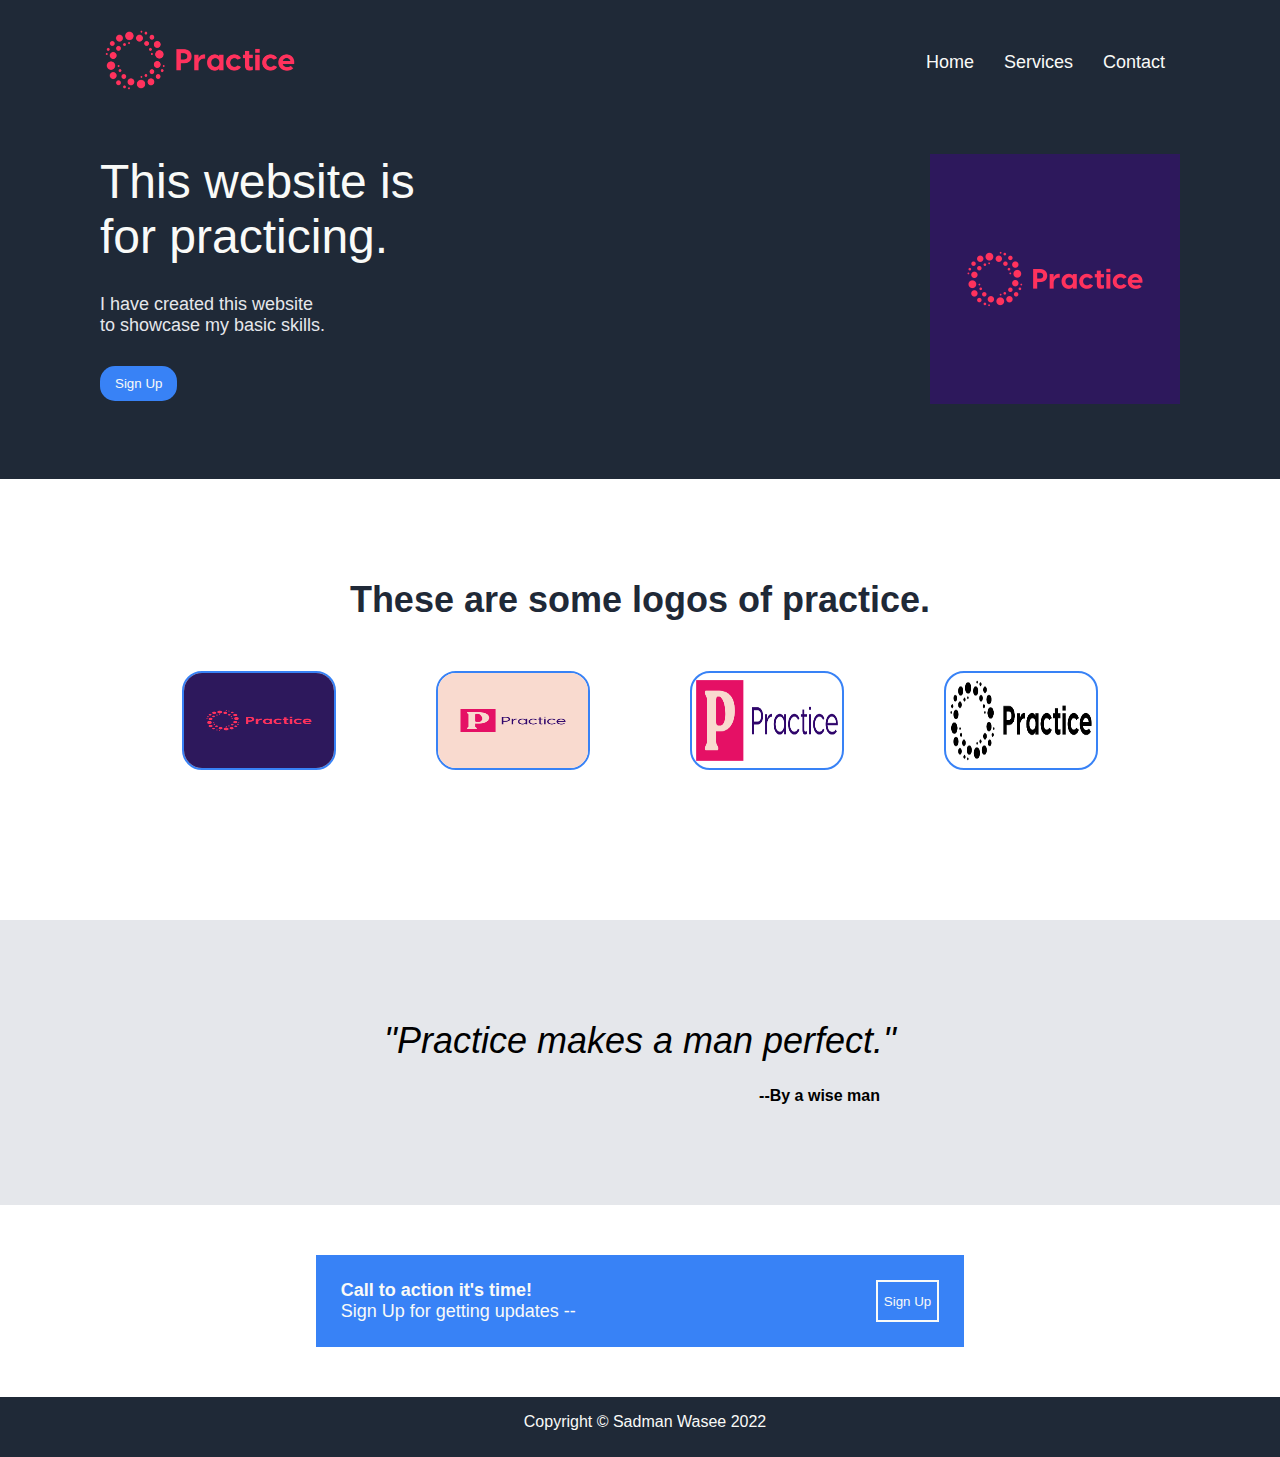
<file: index.html>
<!DOCTYPE html>
<html lang="en">
<head>
    <meta charset="UTF-8">
    <meta http-equiv="X-UA-Compatible" content="IE=edge">
    <meta name="viewport" content="width=device-width, initial-scale=1.0">
    <link rel="stylesheet" href="CSS/stylesheet.css">
    <title>Landding Page</title>
</head>
<body>
    <div class="container">
        <div class="menubar">
            <div class="logo">
                <img src="./image/Logo Files/For Web/png/Color logo - no background.png" height="100px">
            </div>
            <div class="links">
                <a href="https://www.youtube.com">Home</a>
                <a href="https://www.youtube.com">Services</a>
                <a href="https://www.youtube.com">Contact</a>
            </div>
        </div>
        <div class="about">
            <div class="text">
                <div class="text one">This website is <br>for practicing.</div>
                <div class="text two">I have created this website<br>to showcase my basic skills.</div>
                <div class="text button"><button type="button">Sign Up</button></div>
            </div>
                <img src="./image/101184416_padded_logo.png">
        </div>
        <div class="upperbody">
            <div class="info">These are some logos of practice.</div>
            <div class="someimages">
                <img src="./image/101184416_padded_logo.png" alt="No Image">
                <img src="./image/101184655_padded_logo.png" alt="No Image">
                <img src="./image/Logo Files/For Web/png/Color logo - no background(1).png" alt="No Image">
                <img src="./image/Logo Files/For Web/png/Black logo - no background.png" alt="No Image">
            </div>

        </div>
        <div class="lowerbody">
            <div class="quote">"Practice makes a man perfect."</div>
            <div class="by">--By a wise man</div>
        </div>
        <div class="upperfooter">
            <div class="bluesegment">
                <div class="statement"><b>Call to action it's time!</b><br>Sign Up for getting updates -- </div>
                <button type="button">Sign Up</button>
            </div>
        </div>
        <div class="bottomfooter">
            <p>Copyright © Sadman Wasee 2022</p>
        </div>
  
    </div>
</body>
</html>
</file>
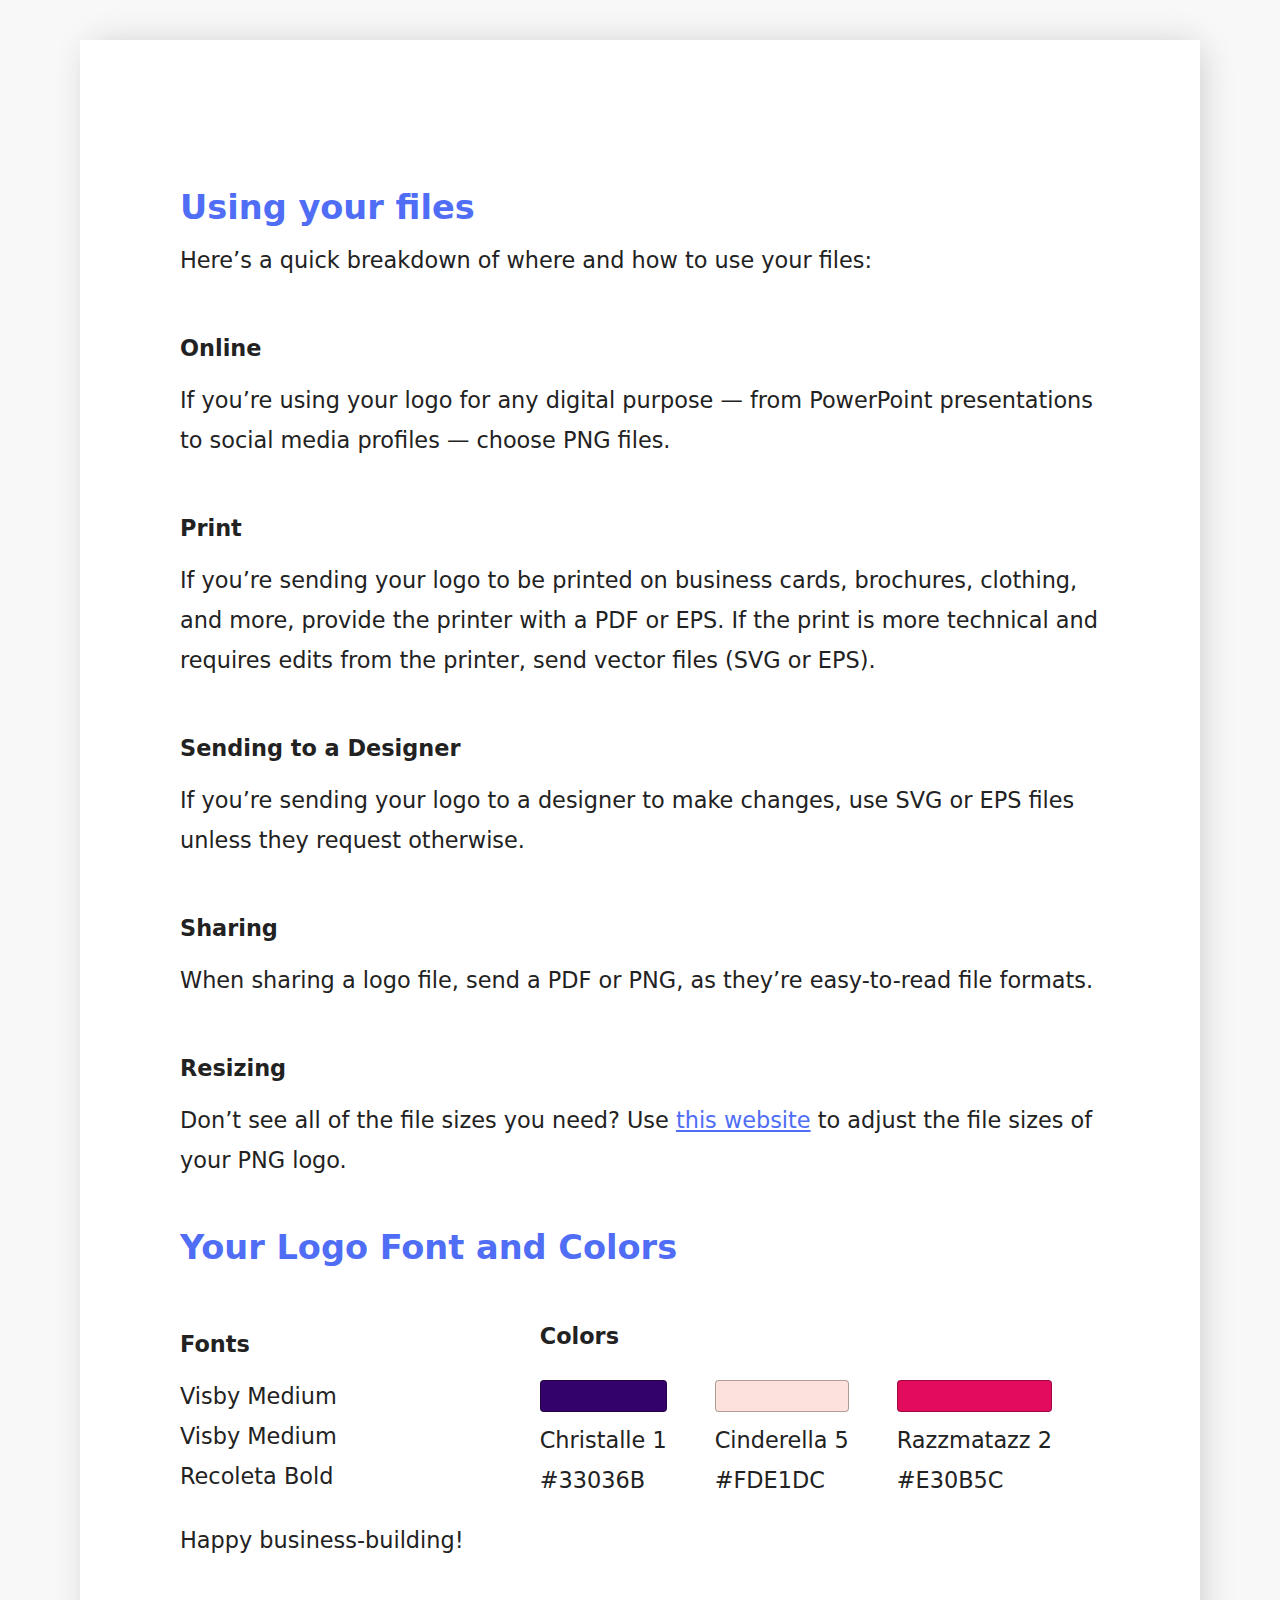
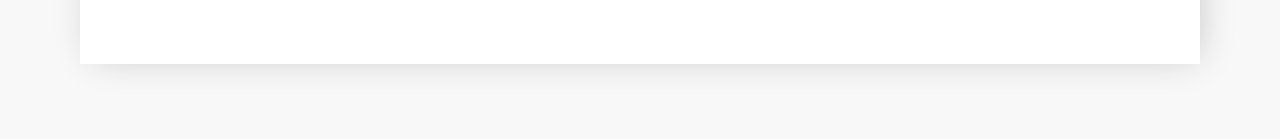
<file: image/getting_started_guide(1).html>
<!DOCTYPE html/>
<html>

<head>
    <meta charset="utf-8">
    <title>
        Congratulations on your custom logo!
    </title>
    <meta name="viewport" content="width=device-width, initial-scale=1">
    <style>
        @font-face {
            font-family: "Avenir W01";
            src:
                url("https://s3.ca-central-1.amazonaws.com/logojoy/dist/fonts/57bf7902-79ee-4b31-a327-1bbf59a3d155.eot?#iefix") format("eot"),
                url("https://s3.ca-central-1.amazonaws.com/logojoy/dist/fonts/b290e775-e0f9-4980-914b-a4c32a5e3e36.woff2") format("woff2"),
                url("https://s3.ca-central-1.amazonaws.com/logojoy/dist/fonts/4b978f72-bb48-46c3-909a-2a8cd2f8819c.woff") format("woff"),
                url("https://s3.ca-central-1.amazonaws.com/logojoy/dist/fonts/9bdf0737-f98c-477a-9365-ffc41b9d1285.ttf") format("truetype"),
                url("https://s3.ca-central-1.amazonaws.com/logojoy/dist/fonts/15281d0d-e3c2-46e1-94db-cb681e00bfaa.svg#15281d0d-e3c2-46e1-94db-cb681e00bfaa") format("svg");
            font-weight: 400;
            font-style: normal;
        }

        * {
            box-sizing: border-box;
        }

        body {
            background-color: #f8f8f8;
            font-family: "Avenir W01", sans;
            font-size: 1.4rem;
            line-height: 2.5rem;
            color: #222;
            margin: 0;
        }

        article {
            width: 100%;
            max-width: 70rem;
            padding: 100px;
            margin: 40px auto  75px;
            background-color: #fff;
            box-shadow: #c0c0c0 5px 0px 35px -8px;
        }
        h1, h2, h3 {
            margin-top: 3rem;
            margin-bottom: 0;
        }
        h3 {
            font-size: 1.4rem;
        }
        p {
            margin-top: .75rem;
            margin-bottom: .25rem;
        }
        hr {
            margin: 2rem auto;
            height: 3px;
            background-color: #f0f0f0;
            border: 0;
        }
        svg {
            width: 10em;
            height: auto;
            margin: 0 auto 40px;
            display: block;
        }
        h2 {
            color: #4f6df5;
        }
        a {
            color: #4f6df5;
        }
        .fonts_colors {
            display: flex;
            justify-content: center;
            align-items: center;
        }
        .fonts_colors > div {
            flex:1 1 50%;
        }

        .font {
            display: block;
        }

        .swatch {
            border: 1px solid rgba(0,0,0,.3);
            border-radius: 4px;
            height: 2rem;
            width: 100%;
            display: block;
            margin-bottom: .5rem;
        }
        .colors_list {
            display: flex;
        }
        .color {
            margin: 1.5rem 3rem .5rem 0;
        }
        .color span {
            white-space: nowrap;
            display: block;
        }

    </style>


</head>

<body>
    <article>
        <h2>
            Using your files
        </h2>
        <p>
            Here’s a quick breakdown of where and how to use your files:
        </p>
        <h3>
            Online
        </h3>
        <p>
            If you’re using your logo for any digital purpose — from PowerPoint presentations to social media profiles
            — choose
            PNG files.
        </p>
        <h3>
            Print
        </h3>
        <p>
            If you’re sending your logo to be printed on business cards, brochures, clothing, and more, provide the
            printer with a PDF or EPS. If the print is more technical and requires edits from the
            printer, send vector files (SVG or EPS).
        </p>

        <h3>
            Sending to a Designer
        </h3>
        <p>
            If you’re sending your logo to a designer to make changes, use SVG or EPS files unless
            they request otherwise.
        </p>

        <h3>
            Sharing
        </h3>
        <p>
            When sharing a logo file, send a PDF or PNG, as they’re easy-to-read file formats.
        </p>

        <h3>
            Resizing
        </h3>
        <p>
            Don’t see all of the file sizes you need? Use <a href="http://resizeimage.net/" target="_blank">this website</a> to adjust the file sizes of your PNG logo.
        </p>

        <h2>
            Your Logo Font and Colors
        </h2>
        <section class="fonts_colors">
            <div>
                <h3>Fonts</h3>
                <p class="font_list">
                    <span class="font">Visby Medium</span><span class="font">Visby Medium</span><span class="font">Recoleta Bold</span>
                </p>
            </div>
            <div>
                <h3>Colors</h3>
                <div class="colors_list">
                    
<div class="color">
	<span class="swatch" style="background-color: 33036B"></span>
	<span class="name">Christalle 1</span>
	<span class="hex">#33036B</span>
</div>

<div class="color">
	<span class="swatch" style="background-color: FDE1DC"></span>
	<span class="name">Cinderella 5</span>
	<span class="hex">#FDE1DC</span>
</div>

<div class="color">
	<span class="swatch" style="background-color: E30B5C"></span>
	<span class="name">Razzmatazz 2</span>
	<span class="hex">#E30B5C</span>
</div>

                </div>
            </div>
        </section>
        <p>
            Happy business-building!
        </p>
    </article>
</body>

</html>
</file>
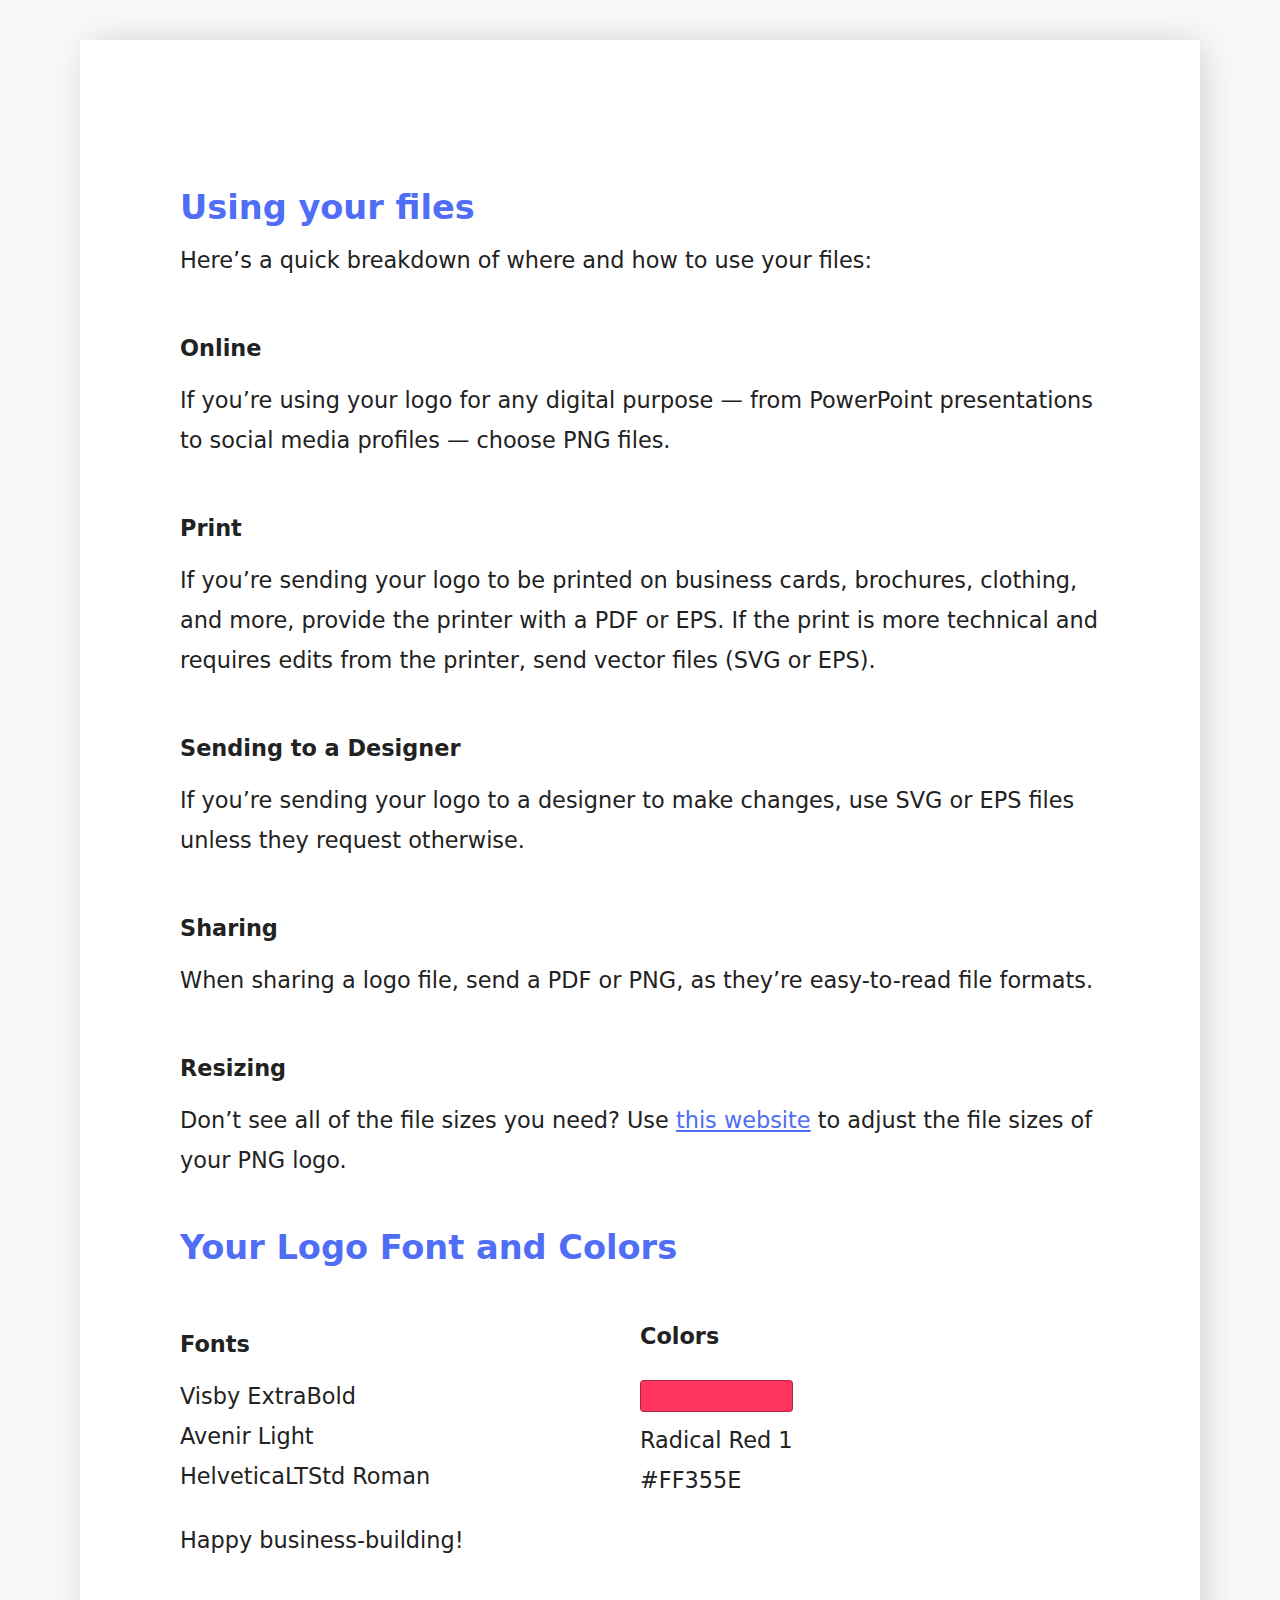
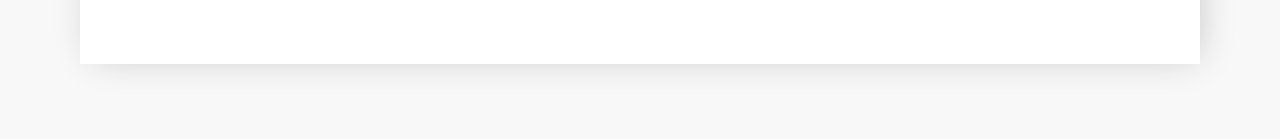
<file: image/getting_started_guide.html>
<!DOCTYPE html/>
<html>

<head>
    <meta charset="utf-8">
    <title>
        Congratulations on your custom logo!
    </title>
    <meta name="viewport" content="width=device-width, initial-scale=1">
    <style>
        @font-face {
            font-family: "Avenir W01";
            src:
                url("https://s3.ca-central-1.amazonaws.com/logojoy/dist/fonts/57bf7902-79ee-4b31-a327-1bbf59a3d155.eot?#iefix") format("eot"),
                url("https://s3.ca-central-1.amazonaws.com/logojoy/dist/fonts/b290e775-e0f9-4980-914b-a4c32a5e3e36.woff2") format("woff2"),
                url("https://s3.ca-central-1.amazonaws.com/logojoy/dist/fonts/4b978f72-bb48-46c3-909a-2a8cd2f8819c.woff") format("woff"),
                url("https://s3.ca-central-1.amazonaws.com/logojoy/dist/fonts/9bdf0737-f98c-477a-9365-ffc41b9d1285.ttf") format("truetype"),
                url("https://s3.ca-central-1.amazonaws.com/logojoy/dist/fonts/15281d0d-e3c2-46e1-94db-cb681e00bfaa.svg#15281d0d-e3c2-46e1-94db-cb681e00bfaa") format("svg");
            font-weight: 400;
            font-style: normal;
        }

        * {
            box-sizing: border-box;
        }

        body {
            background-color: #f8f8f8;
            font-family: "Avenir W01", sans;
            font-size: 1.4rem;
            line-height: 2.5rem;
            color: #222;
            margin: 0;
        }

        article {
            width: 100%;
            max-width: 70rem;
            padding: 100px;
            margin: 40px auto  75px;
            background-color: #fff;
            box-shadow: #c0c0c0 5px 0px 35px -8px;
        }
        h1, h2, h3 {
            margin-top: 3rem;
            margin-bottom: 0;
        }
        h3 {
            font-size: 1.4rem;
        }
        p {
            margin-top: .75rem;
            margin-bottom: .25rem;
        }
        hr {
            margin: 2rem auto;
            height: 3px;
            background-color: #f0f0f0;
            border: 0;
        }
        svg {
            width: 10em;
            height: auto;
            margin: 0 auto 40px;
            display: block;
        }
        h2 {
            color: #4f6df5;
        }
        a {
            color: #4f6df5;
        }
        .fonts_colors {
            display: flex;
            justify-content: center;
            align-items: center;
        }
        .fonts_colors > div {
            flex:1 1 50%;
        }

        .font {
            display: block;
        }

        .swatch {
            border: 1px solid rgba(0,0,0,.3);
            border-radius: 4px;
            height: 2rem;
            width: 100%;
            display: block;
            margin-bottom: .5rem;
        }
        .colors_list {
            display: flex;
        }
        .color {
            margin: 1.5rem 3rem .5rem 0;
        }
        .color span {
            white-space: nowrap;
            display: block;
        }

    </style>


</head>

<body>
    <article>
        <h2>
            Using your files
        </h2>
        <p>
            Here’s a quick breakdown of where and how to use your files:
        </p>
        <h3>
            Online
        </h3>
        <p>
            If you’re using your logo for any digital purpose — from PowerPoint presentations to social media profiles
            — choose
            PNG files.
        </p>
        <h3>
            Print
        </h3>
        <p>
            If you’re sending your logo to be printed on business cards, brochures, clothing, and more, provide the
            printer with a PDF or EPS. If the print is more technical and requires edits from the
            printer, send vector files (SVG or EPS).
        </p>

        <h3>
            Sending to a Designer
        </h3>
        <p>
            If you’re sending your logo to a designer to make changes, use SVG or EPS files unless
            they request otherwise.
        </p>

        <h3>
            Sharing
        </h3>
        <p>
            When sharing a logo file, send a PDF or PNG, as they’re easy-to-read file formats.
        </p>

        <h3>
            Resizing
        </h3>
        <p>
            Don’t see all of the file sizes you need? Use <a href="http://resizeimage.net/" target="_blank">this website</a> to adjust the file sizes of your PNG logo.
        </p>

        <h2>
            Your Logo Font and Colors
        </h2>
        <section class="fonts_colors">
            <div>
                <h3>Fonts</h3>
                <p class="font_list">
                    <span class="font">Visby ExtraBold</span><span class="font">Avenir Light</span><span class="font">HelveticaLTStd Roman</span>
                </p>
            </div>
            <div>
                <h3>Colors</h3>
                <div class="colors_list">
                    
<div class="color">
	<span class="swatch" style="background-color: FF355E"></span>
	<span class="name">Radical Red 1</span>
	<span class="hex">#FF355E</span>
</div>

                </div>
            </div>
        </section>
        <p>
            Happy business-building!
        </p>
    </article>
</body>

</html>
</file>
<file: CSS/stylesheet.css>
body{
    margin: 0;
    padding: 0;
    font-family: 'Roboto', arial;
    text-align: center;
}
a{
    color: #F9FAF8;
    text-decoration: none;
    font-family: 'Roboto', arial;
    font-size: 18px;
    padding: 15px;
}
div{
    display: block;
}
.container{
    display: flex;
    flex-direction: column;
    flex-wrap: wrap;
}

.menubar{
    display: flex;
    flex-direction: row;
    align-items: center;
    background-color: #1F2937;
    color: #F9FAF8;
    padding-left: 100px;
    padding-top: 25px;
    padding-bottom: 25px; 
}
.logo{
    width: 200px;
    height: 50%;
}
.logo img{

    width: 200px;
    height: 50%;
}
.links{
    display: flex;
    align-items: center;
    margin-left: auto;
    padding-right: 100px;

}
.about{
    display: flex;
    background-color: #1F2937;
    color: #F9FAF8;
    padding-bottom: 25px;
    text-align: left;
}
.text.one{
    margin-top: 30px;
    padding-left: 100px;
    text-align: left;
    color: #F9FAF8;
    font-size: 48px;
}
.text.two{
    margin-top: 30px;
    padding-left: 100px;
    text-align: left;
    color: #E5E7EB;
    font-size: 18px;
}
.text.button {
    margin-top: 30px;
    padding-left: 100px; 
    text-align: left;
}

.text.button button{
    background-color: #3882F6;
    padding: 10px 15px;
    color: #F9FAF8;
    border-radius: 15px;
    border: none;
}
.about img{
    margin-left: auto;
    margin-top: 30px;
    padding-right: 100px;
    padding-left: 50px;
    padding-bottom: 50px;
    height: 250px;
}
.upperbody{
    padding-top: 100px;
    padding-bottom: 100px;
}
.info{
    color: #1F2937;
    font-weight: bolder;
    font-size: 36px;
}
.someimages{
    display: flex;
    flex-direction: row;
    justify-content: center;
    align-items: center;
}
.someimages img{
    height: 95px;
    width: 150px;
    margin: 50px;
    border: 2px solid #3882F6;
    border-radius: 20px;
    
}
.lowerbody{
    background-color: #E5E7EB;
    padding-top: 100px;
    padding-bottom: 100px;
    padding-left: 100px;
    padding-right: 100px;
}
.quote{
    font-size: 36px;
    font-weight: lighter;
    font-style: italic;
}
.by{
    text-align: right;
    font-weight: bolder; 
    margin-top: 25px;
    padding-right: 300px;
}
.upperfooter{
    
    display: flex;
    padding-top: 50px;
    padding-bottom: 50px;
    align-items: center;
    justify-content: center;

}
.bluesegment{
    display: flex;
    flex-direction: row;
    justify-content: space-around;
    background-color: #3882F6;
    padding-top: 25px;
    padding-bottom: 25px;
    padding-left: 25px;
    padding-right: 25px;
    
}
.statement{
    color: #F9FAF8;
    text-align: left;
    font-size: 18px;
    margin-right: 300px;
}
.bluesegment button{
    margin-left: auto;
    background-color: #3882F6;
    color: #F9FAF8;
    border: 2px solid #F9FAF8;

}
.bottomfooter{
    padding-left: 10px;
    padding-bottom: 10px;
    background-color: #1F2937;
    color: #F9FAF8;
}
</file>
